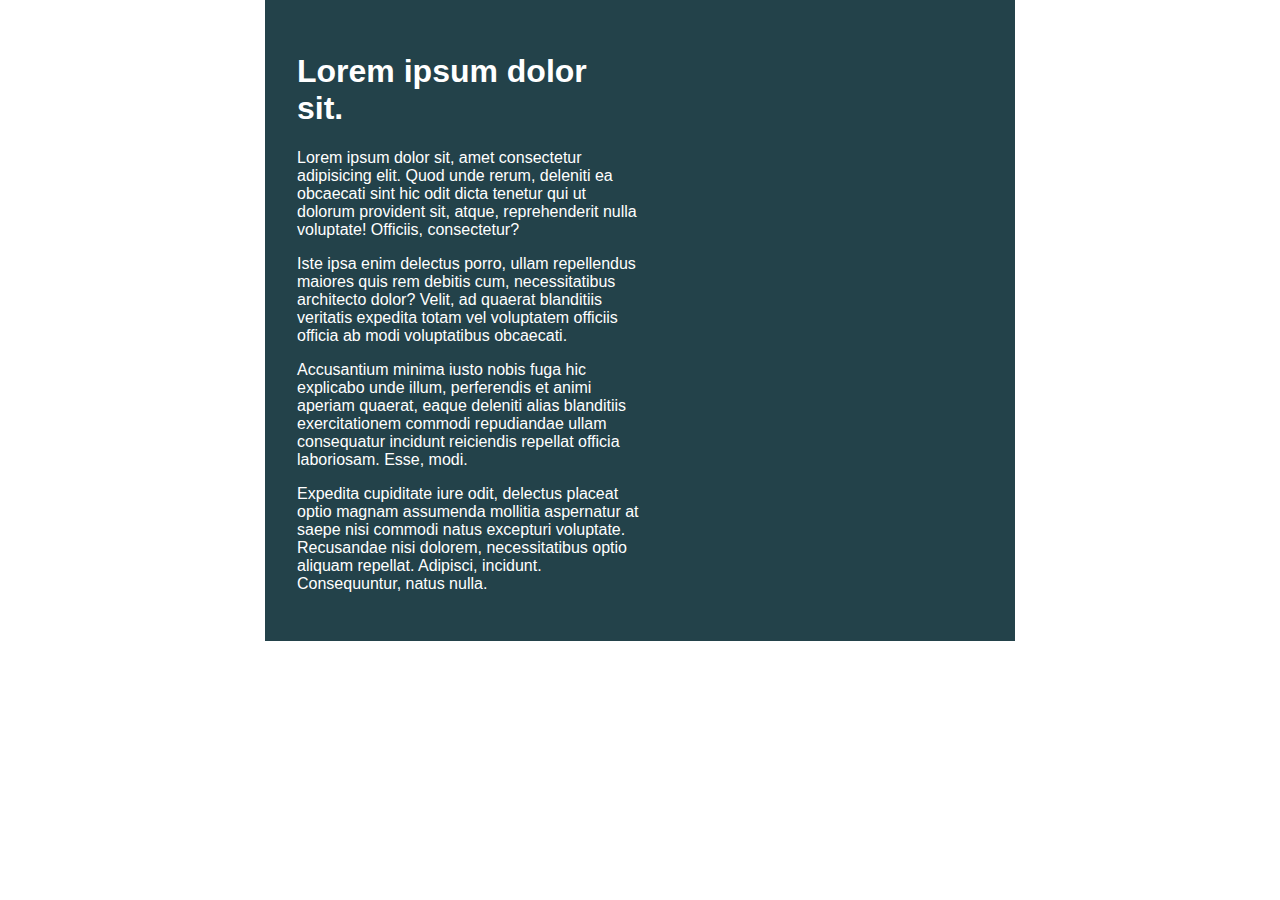
<file: challenge01/index.html>
<!DOCTYPE html>
<html lang="en">

<head>
    <meta charset="UTF-8">
    <meta name="viewport" content="width=device-width, initial-scale=1.0">
    <title>Day 01</title>

    <link rel="stylesheet" href="style.css">
</head>

<body>
    <div class="container">
        <div class="intro-content">
            <h1>Lorem ipsum dolor sit.</h1>
            <p>Lorem ipsum dolor sit, amet consectetur adipisicing elit. Quod unde rerum, deleniti ea obcaecati sint hic
                odit dicta tenetur qui ut dolorum provident sit, atque, reprehenderit nulla voluptate! Officiis,
                consectetur?</p>
            <p>Iste ipsa enim delectus porro, ullam repellendus maiores quis rem debitis cum, necessitatibus architecto
                dolor? Velit, ad quaerat blanditiis veritatis expedita totam vel voluptatem officiis officia ab modi
                voluptatibus obcaecati.</p>
            <p>Accusantium minima iusto nobis fuga hic explicabo unde illum, perferendis et animi aperiam quaerat, eaque
                deleniti alias blanditiis exercitationem commodi repudiandae ullam consequatur incidunt reiciendis
                repellat officia laboriosam. Esse, modi.</p>
            <p>Expedita cupiditate iure odit, delectus placeat optio magnam assumenda mollitia aspernatur at saepe nisi
                commodi natus excepturi voluptate. Recusandae nisi dolorem, necessitatibus optio aliquam repellat.
                Adipisci, incidunt. Consequuntur, natus nulla.</p>
        </div>
    </div>
</body>

</html>
</file>
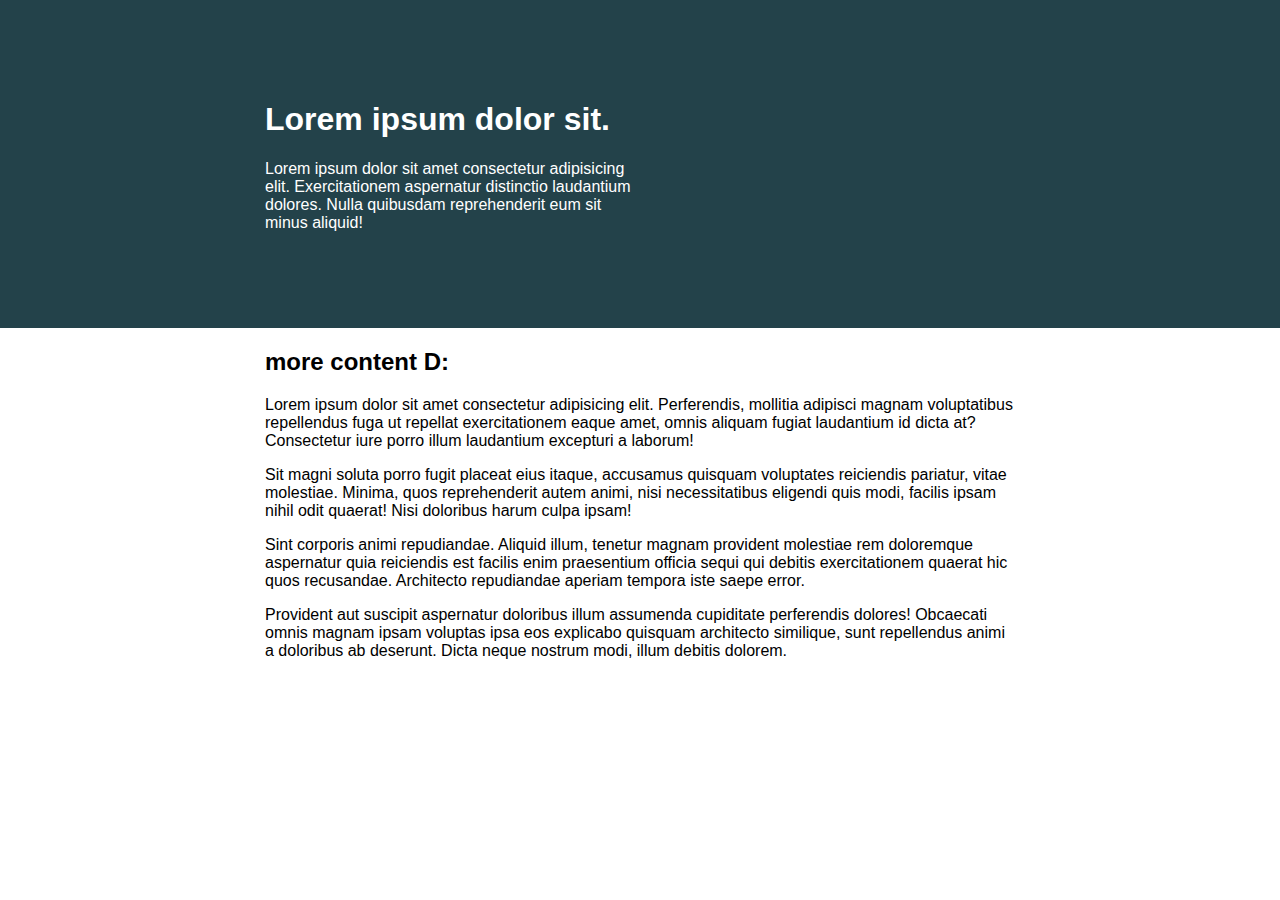
<file: challenge02/index.html>
<!DOCTYPE html>
<html lang="en">
  <head>
    <meta charset="UTF-8" />
    <meta name="viewport" content="width=device-width, initial-scale=1.0" />
    <title>Day 01</title>

    <link rel="stylesheet" href="style.css" />
  </head>
  <body>
    <div class="intro">
      <div class="container">
        <div class="intro-content">
          <h1>Lorem ipsum dolor sit.</h1>
          <p>
            Lorem ipsum dolor sit amet consectetur adipisicing elit.
            Exercitationem aspernatur distinctio laudantium dolores. Nulla
            quibusdam reprehenderit eum sit minus aliquid!
          </p>
        </div>
      </div>
    </div>

    <div class="container">
      <h2>more content D:</h2>
      <p>
        Lorem ipsum dolor sit amet consectetur adipisicing elit. Perferendis,
        mollitia adipisci magnam voluptatibus repellendus fuga ut repellat
        exercitationem eaque amet, omnis aliquam fugiat laudantium id dicta at?
        Consectetur iure porro illum laudantium excepturi a laborum!
      </p>
      <p>
        Sit magni soluta porro fugit placeat eius itaque, accusamus quisquam
        voluptates reiciendis pariatur, vitae molestiae. Minima, quos
        reprehenderit autem animi, nisi necessitatibus eligendi quis modi,
        facilis ipsam nihil odit quaerat! Nisi doloribus harum culpa ipsam!
      </p>
      <p>
        Sint corporis animi repudiandae. Aliquid illum, tenetur magnam provident
        molestiae rem doloremque aspernatur quia reiciendis est facilis enim
        praesentium officia sequi qui debitis exercitationem quaerat hic quos
        recusandae. Architecto repudiandae aperiam tempora iste saepe error.
      </p>
      <p>
        Provident aut suscipit aspernatur doloribus illum assumenda cupiditate
        perferendis dolores! Obcaecati omnis magnam ipsam voluptas ipsa eos
        explicabo quisquam architecto similique, sunt repellendus animi a
        doloribus ab deserunt. Dicta neque nostrum modi, illum debitis dolorem.
      </p>
    </div>
  </body>
</html>
</file>
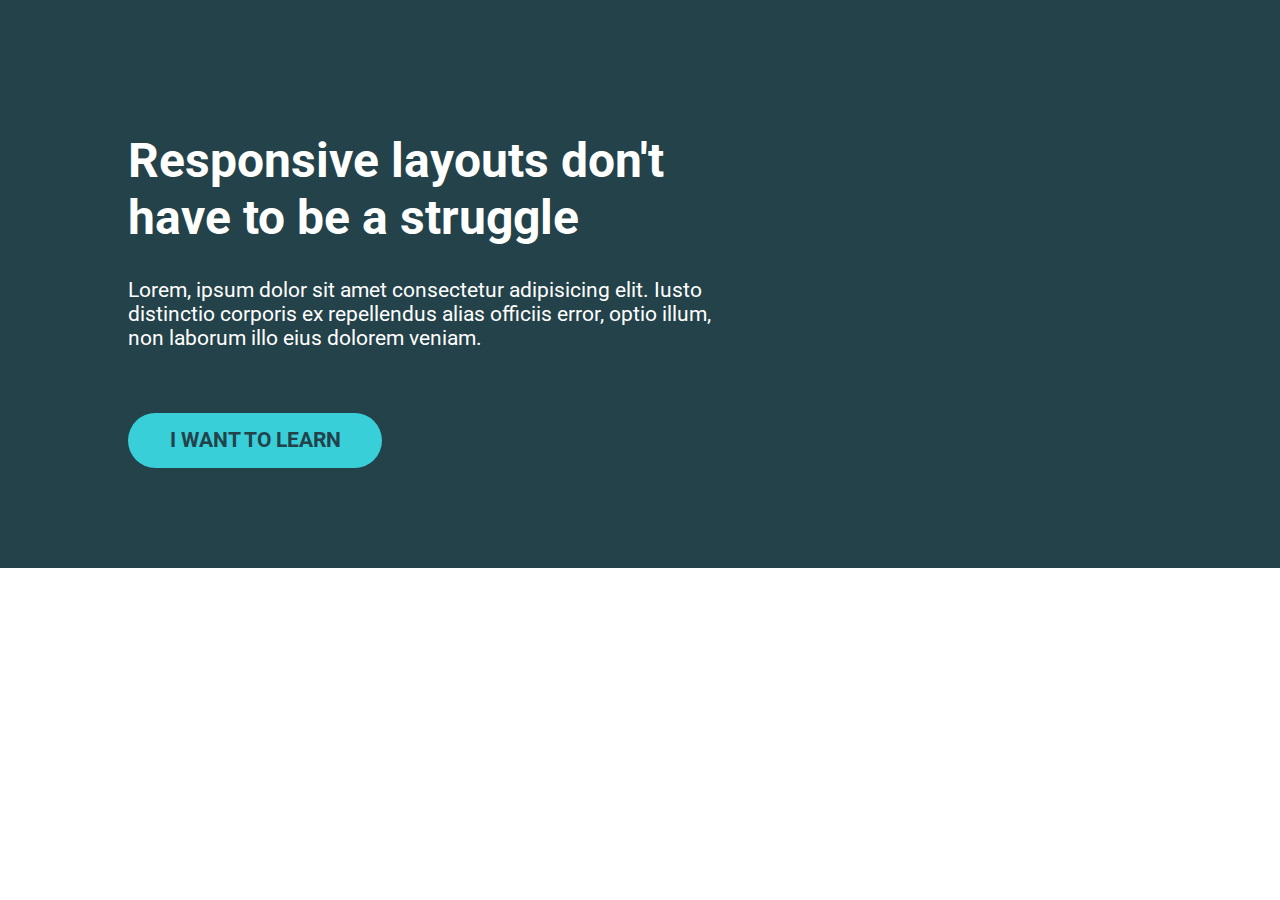
<file: challenge03/index.html>
<!DOCTYPE html>
<html lang="en">
  <head>
    <meta charset="UTF-8" />
    <meta name="viewport" content="width=device-width, initial-scale=1.0" />
    <title>Responsive Layouts Don't Have To Be A Struggle.</title>

    <link rel="preconnect" href="https://fonts.googleapis.com" />
    <link rel="preconnect" href="https://fonts.gstatic.com" crossorigin />
    <link
      href="https://fonts.googleapis.com/css2?family=Roboto:ital,wght@0,100;0,300;0,400;0,500;0,700;0,900;1,100;1,300;1,400;1,500;1,700;1,900&display=swap"
      rel="stylesheet"
    />
    <link rel="stylesheet" href="style.css" />
  </head>
  <body>
    <div class="hero">
      <div class="container">
        <div class="hero__text">
          <h1>Responsive layouts don't have to be a struggle</h1>
          <p>
            Lorem, ipsum dolor sit amet consectetur adipisicing elit. Iusto
            distinctio corporis ex repellendus alias officiis error, optio
            illum, non laborum illo eius dolorem veniam.
          </p>
          <a href="#" class="btn">I WANT TO LEARN</a>
        </div>
      </div>
    </div>
  </body>
</html>
</file>
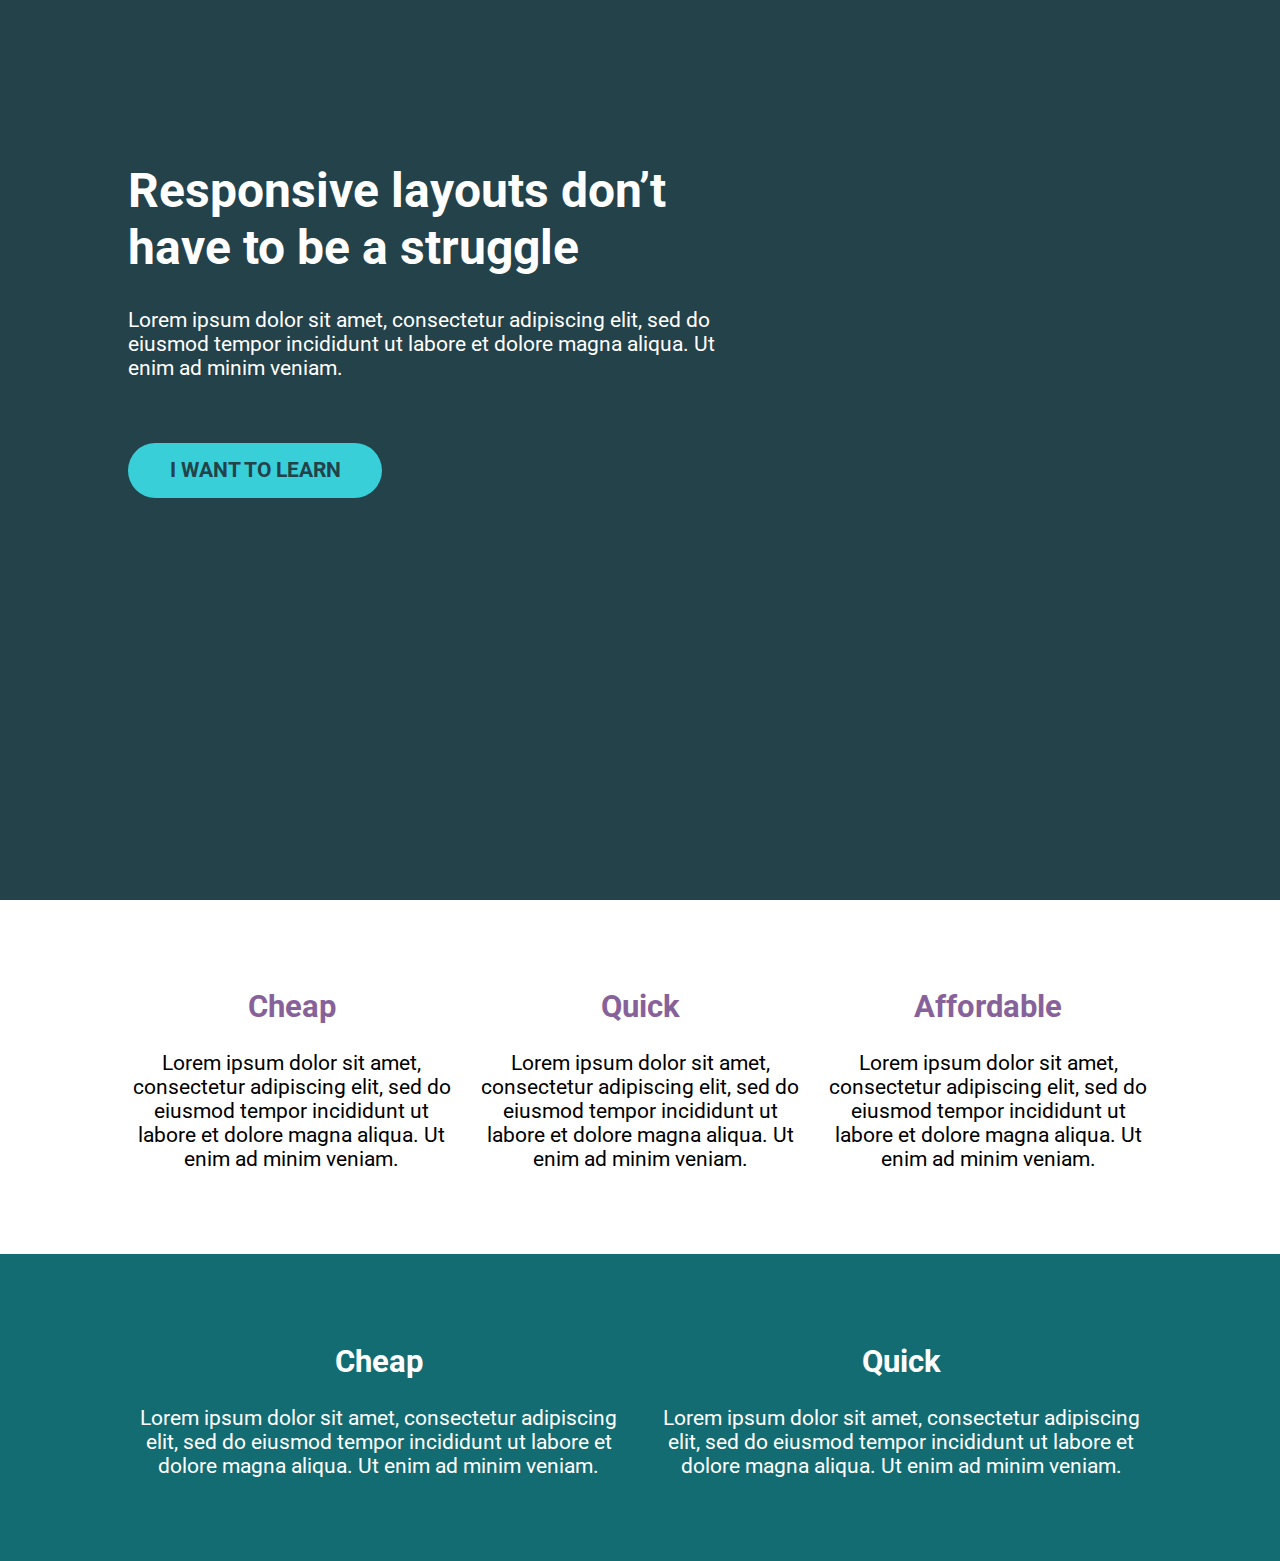
<file: challenge04/index.html>
<!DOCTYPE html>
<html lang="en">
  <head>
    <meta charset="UTF-8" />
    <meta name="viewport" content="width=device-width, initial-scale=1.0" />
    <title>Challenge time!</title>
    <link rel="preconnect" href="https://fonts.googleapis.com" />
    <link rel="preconnect" href="https://fonts.gstatic.com" crossorigin />
    <link
      href="https://fonts.googleapis.com/css2?family=Roboto:wght@400;700&display=swap"
      rel="stylesheet"
    />
    <link rel="stylesheet" href="style.css" />
  </head>
  <body>
    <div class="hero">
      <div class="container">
        <div class="hero__text">
          <h1>Responsive layouts don’t have to be a struggle</h1>
          <p>
            Lorem ipsum dolor sit amet, consectetur adipiscing elit, sed do
            eiusmod tempor incididunt ut labore et dolore magna aliqua. Ut enim
            ad minim veniam.
          </p>
          <a href="#" class="btn">I want to learn</a>
        </div>
      </div>
    </div>

    <section class="three-col">
      <div class="container">
        <div class="row">
          <div class="col">
            <h2>Cheap</h2>
            <p>
              Lorem ipsum dolor sit amet, consectetur adipiscing elit, sed do
              eiusmod tempor incididunt ut labore et dolore magna aliqua. Ut
              enim ad minim veniam.
            </p>
          </div>
          <div class="col">
            <h2>Quick</h2>
            <p>
              Lorem ipsum dolor sit amet, consectetur adipiscing elit, sed do
              eiusmod tempor incididunt ut labore et dolore magna aliqua. Ut
              enim ad minim veniam.
            </p>
          </div>
          <div class="col">
            <h2>Affordable</h2>
            <p>
              Lorem ipsum dolor sit amet, consectetur adipiscing elit, sed do
              eiusmod tempor incididunt ut labore et dolore magna aliqua. Ut
              enim ad minim veniam.
            </p>
          </div>
        </div>
      </div>
    </section>

    <section class="two-col">
      <div class="container">
        <div class="row">
          <div class="col">
            <h2>Cheap</h2>
            <p>
              Lorem ipsum dolor sit amet, consectetur adipiscing elit, sed do
              eiusmod tempor incididunt ut labore et dolore magna aliqua. Ut
              enim ad minim veniam.
            </p>
          </div>
          <div class="col">
            <h2>Quick</h2>
            <p>
              Lorem ipsum dolor sit amet, consectetur adipiscing elit, sed do
              eiusmod tempor incididunt ut labore et dolore magna aliqua. Ut
              enim ad minim veniam.
            </p>
          </div>
        </div>
      </div>
    </section>
  </body>
</html>
</file>
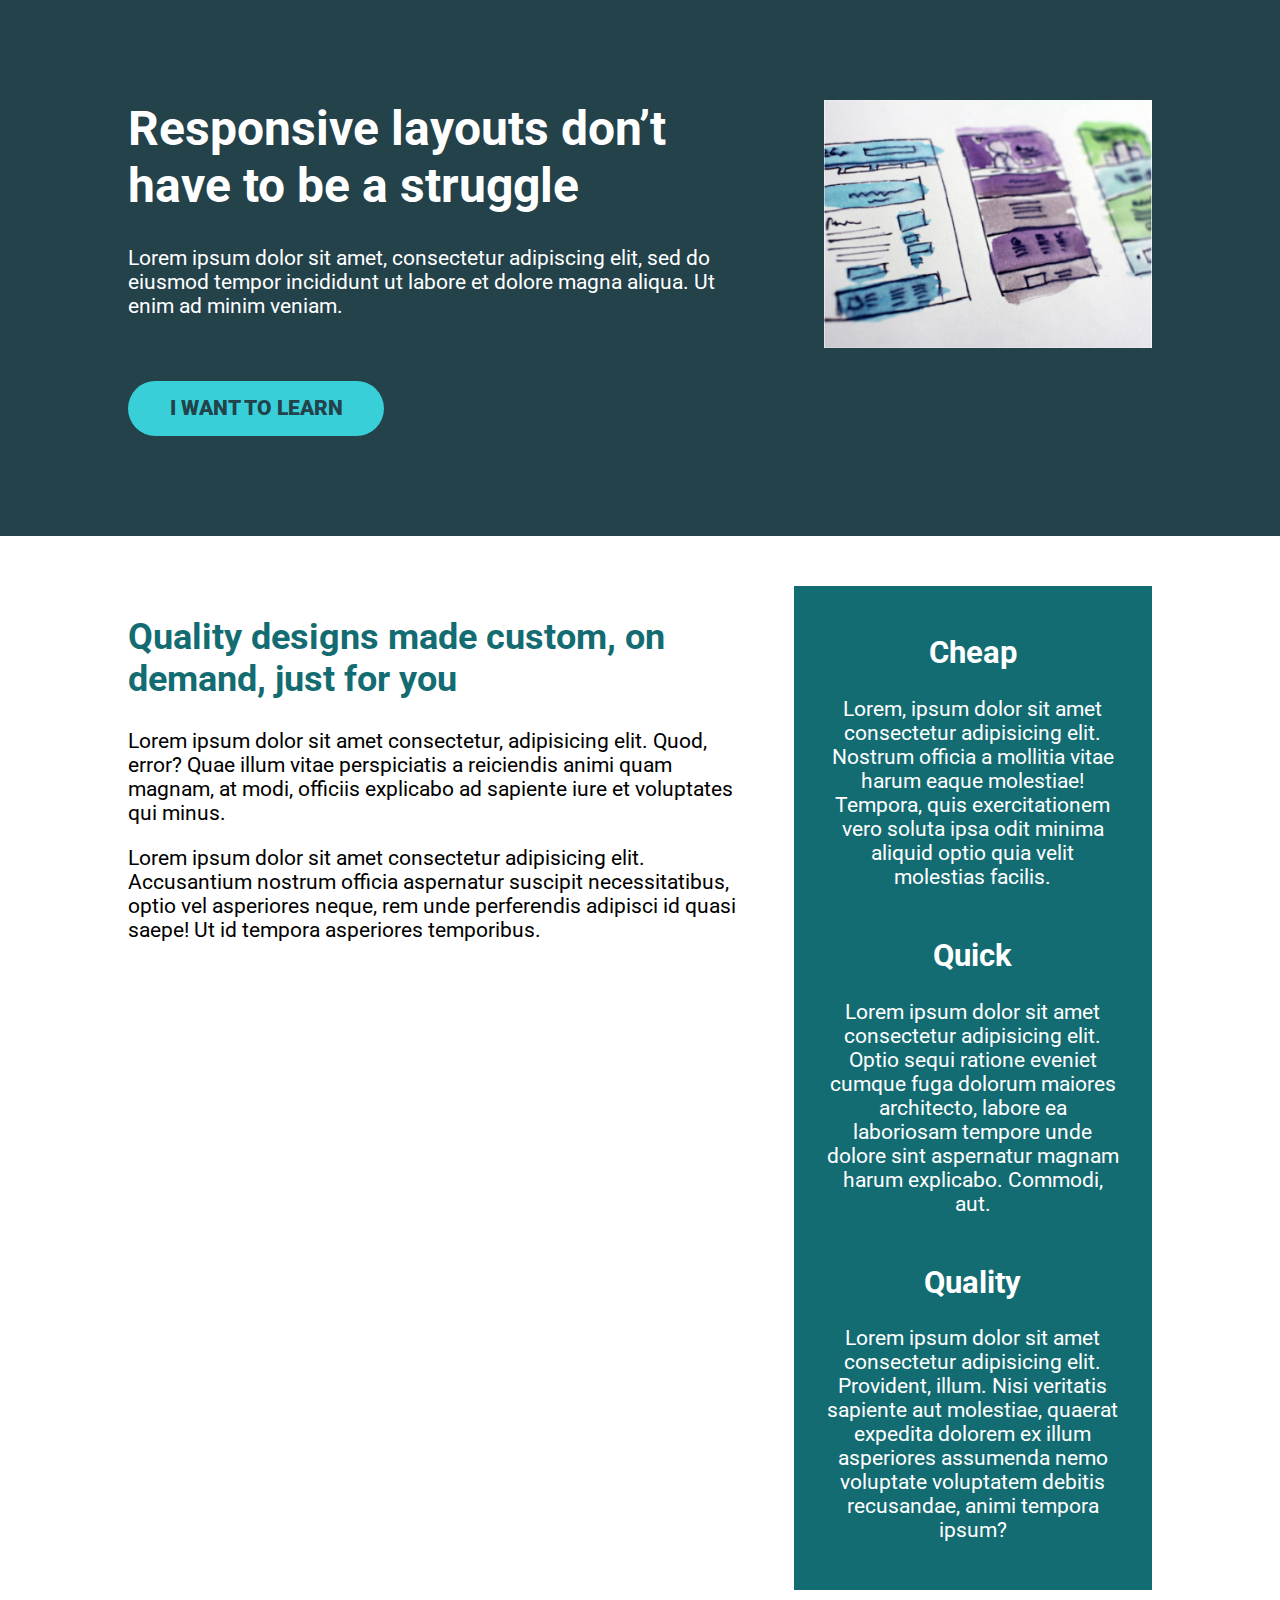
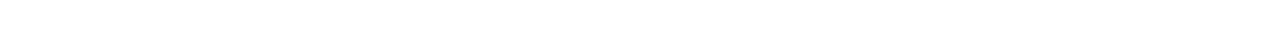
<file: challenge05/index.html>
<!DOCTYPE html>
<html lang="en">
  <head>
    <meta charset="UTF-8" />
    <meta name="viewport" content="width=device-width, initial-scale=1.0" />
    <title>Conquering Rsponsive Layouts</title>
    <link
      href="https://fonts.googleapis.com/css2?family=Roboto:wght@400;900&display=swap"
      rel="stylesheet"
    />
    <link rel="stylesheet" href="style.css" />
  </head>
  <body>
    <div class="hero">
      <div class="container row">
        <div class="hero__text">
          <h1>Responsive layouts don’t have to be a struggle</h1>
          <p>
            Lorem ipsum dolor sit amet, consectetur adipiscing elit, sed do
            eiusmod tempor incididunt ut labore et dolore magna aliqua. Ut enim
            ad minim veniam.
          </p>
          <a href="#" class="btn">I want to learn</a>
        </div>
        <img class="hero__img" src="./img/hero-img.jpg" alt="" />
      </div>
    </div>
    <div class="section">
      <div class="container row">
        <div class="article">
          <h2>Quality designs made custom, on demand, just for you</h2>
          <p>
            Lorem ipsum dolor sit amet consectetur, adipisicing elit. Quod,
            error? Quae illum vitae perspiciatis a reiciendis animi quam magnam,
            at modi, officiis explicabo ad sapiente iure et voluptates qui
            minus.
          </p>
          <p>
            Lorem ipsum dolor sit amet consectetur adipisicing elit. Accusantium
            nostrum officia aspernatur suscipit necessitatibus, optio vel
            asperiores neque, rem unde perferendis adipisci id quasi saepe! Ut
            id tempora asperiores temporibus.
          </p>
        </div>
        <div class="sidebar">
          <div class="sidebar__text">
            <h2>Cheap</h2>
            <p>
              Lorem, ipsum dolor sit amet consectetur adipisicing elit. Nostrum
              officia a mollitia vitae harum eaque molestiae! Tempora, quis
              exercitationem vero soluta ipsa odit minima aliquid optio quia
              velit molestias facilis.
            </p>
          </div>
          <div class="sidebar__text">
            <h2>Quick</h2>
            <p>
              Lorem ipsum dolor sit amet consectetur adipisicing elit. Optio
              sequi ratione eveniet cumque fuga dolorum maiores architecto,
              labore ea laboriosam tempore unde dolore sint aspernatur magnam
              harum explicabo. Commodi, aut.
            </p>
          </div>
          <div class="sidebar__text">
            <h2>Quality</h2>
            <p>
              Lorem ipsum dolor sit amet consectetur adipisicing elit.
              Provident, illum. Nisi veritatis sapiente aut molestiae, quaerat
              expedita dolorem ex illum asperiores assumenda nemo voluptate
              voluptatem debitis recusandae, animi tempora ipsum?
            </p>
          </div>
        </div>
      </div>
    </div>
  </body>
</html>
</file>
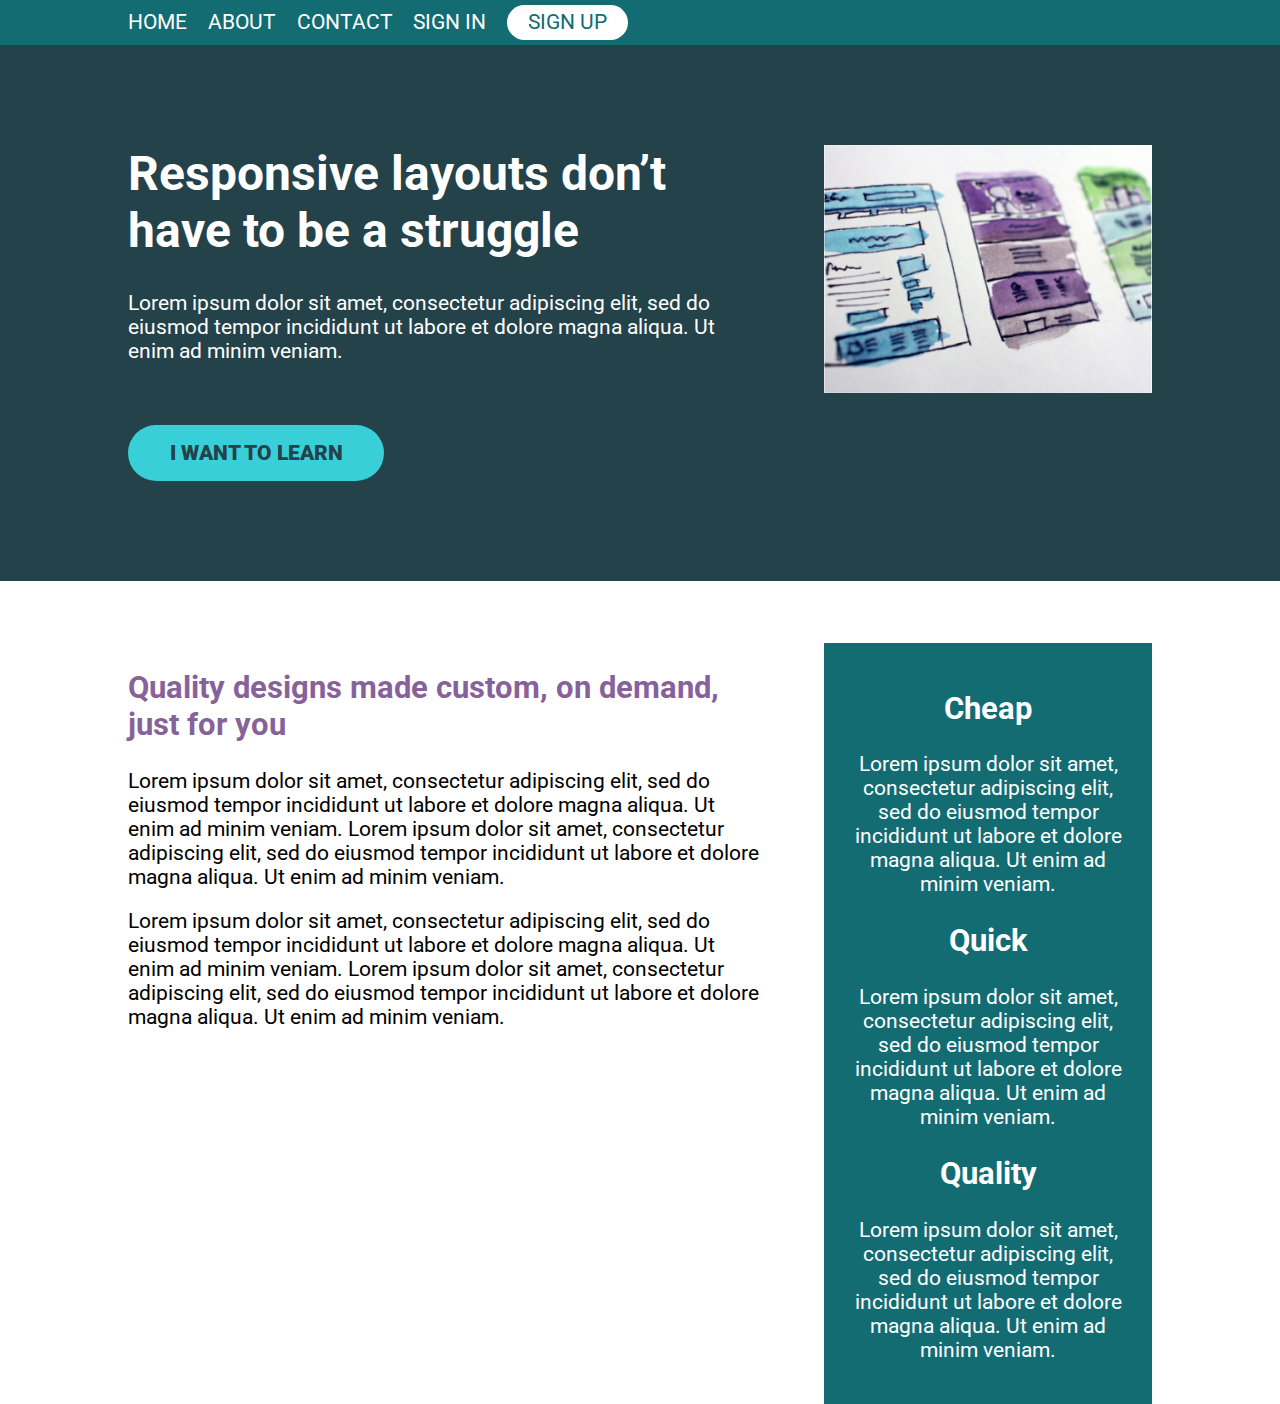
<file: challenge06/index.html>
<!DOCTYPE html>
<html lang="en">
  <head>
    <meta charset="UTF-8" />
    <meta name="viewport" content="width=device-width, initial-scale=1.0" />
    <title>Conquering Responsive Layouts</title>
    <link
      href="https://fonts.googleapis.com/css2?family=Roboto:wght@400;900&display=swap"
      rel="stylesheet"
    />
    <link rel="stylesheet" href="style.css" />
  </head>
  <body>
    <header>
      <nav class="nav container">
        <ul class="nav__list">
          <li class="nav__item"><a href="#" class="nav__link">Home</a></li>
          <li class="nav__item"><a href="#" class="nav__link">About</a></li>
          <li class="nav__item"><a href="#" class="nav__link">Contact</a></li>
          <li class="nav__item"><a href="#" class="nav__link">Sign In</a></li>
          <li class="nav__item">
            <a href="#" class="nav__link nav__link--button">Sign up</a>
          </li>
        </ul>
      </nav>
    </header>

    <section class="hero">
      <div class="container row">
        <div class="hero__text">
          <h1>Responsive layouts don’t have to be a struggle</h1>
          <p>
            Lorem ipsum dolor sit amet, consectetur adipiscing elit, sed do
            eiusmod tempor incididunt ut labore et dolore magna aliqua. Ut enim
            ad minim veniam.
          </p>
          <a href="#" class="btn">I want to learn</a>
        </div>
        <img
          src="img/hero-img.jpg"
          alt="UX design sketches"
          class="hero__img"
        />
      </div>
    </section>

    <main class="main container row">
      <section class="primary-content">
        <h2 class="section-title">
          Quality designs made custom, on demand, just for you
        </h2>
        <p>
          Lorem ipsum dolor sit amet, consectetur adipiscing elit, sed do
          eiusmod tempor incididunt ut labore et dolore magna aliqua. Ut enim ad
          minim veniam. Lorem ipsum dolor sit amet, consectetur adipiscing elit,
          sed do eiusmod tempor incididunt ut labore et dolore magna aliqua. Ut
          enim ad minim veniam.
        </p>
        <p>
          Lorem ipsum dolor sit amet, consectetur adipiscing elit, sed do
          eiusmod tempor incididunt ut labore et dolore magna aliqua. Ut enim ad
          minim veniam. Lorem ipsum dolor sit amet, consectetur adipiscing elit,
          sed do eiusmod tempor incididunt ut labore et dolore magna aliqua. Ut
          enim ad minim veniam.
        </p>
      </section>
      <aside class="sidebar">
        <h2 class="sidebar-title">Cheap</h2>
        <p>
          Lorem ipsum dolor sit amet, consectetur adipiscing elit, sed do
          eiusmod tempor incididunt ut labore et dolore magna aliqua. Ut enim ad
          minim veniam.
        </p>

        <h2 class="sidebar-title">Quick</h2>
        <p>
          Lorem ipsum dolor sit amet, consectetur adipiscing elit, sed do
          eiusmod tempor incididunt ut labore et dolore magna aliqua. Ut enim ad
          minim veniam.
        </p>

        <h2 class="sidebar-title">Quality</h2>
        <p>
          Lorem ipsum dolor sit amet, consectetur adipiscing elit, sed do
          eiusmod tempor incididunt ut labore et dolore magna aliqua. Ut enim ad
          minim veniam.
        </p>
      </aside>
    </main>
  </body>
</html>
</file>
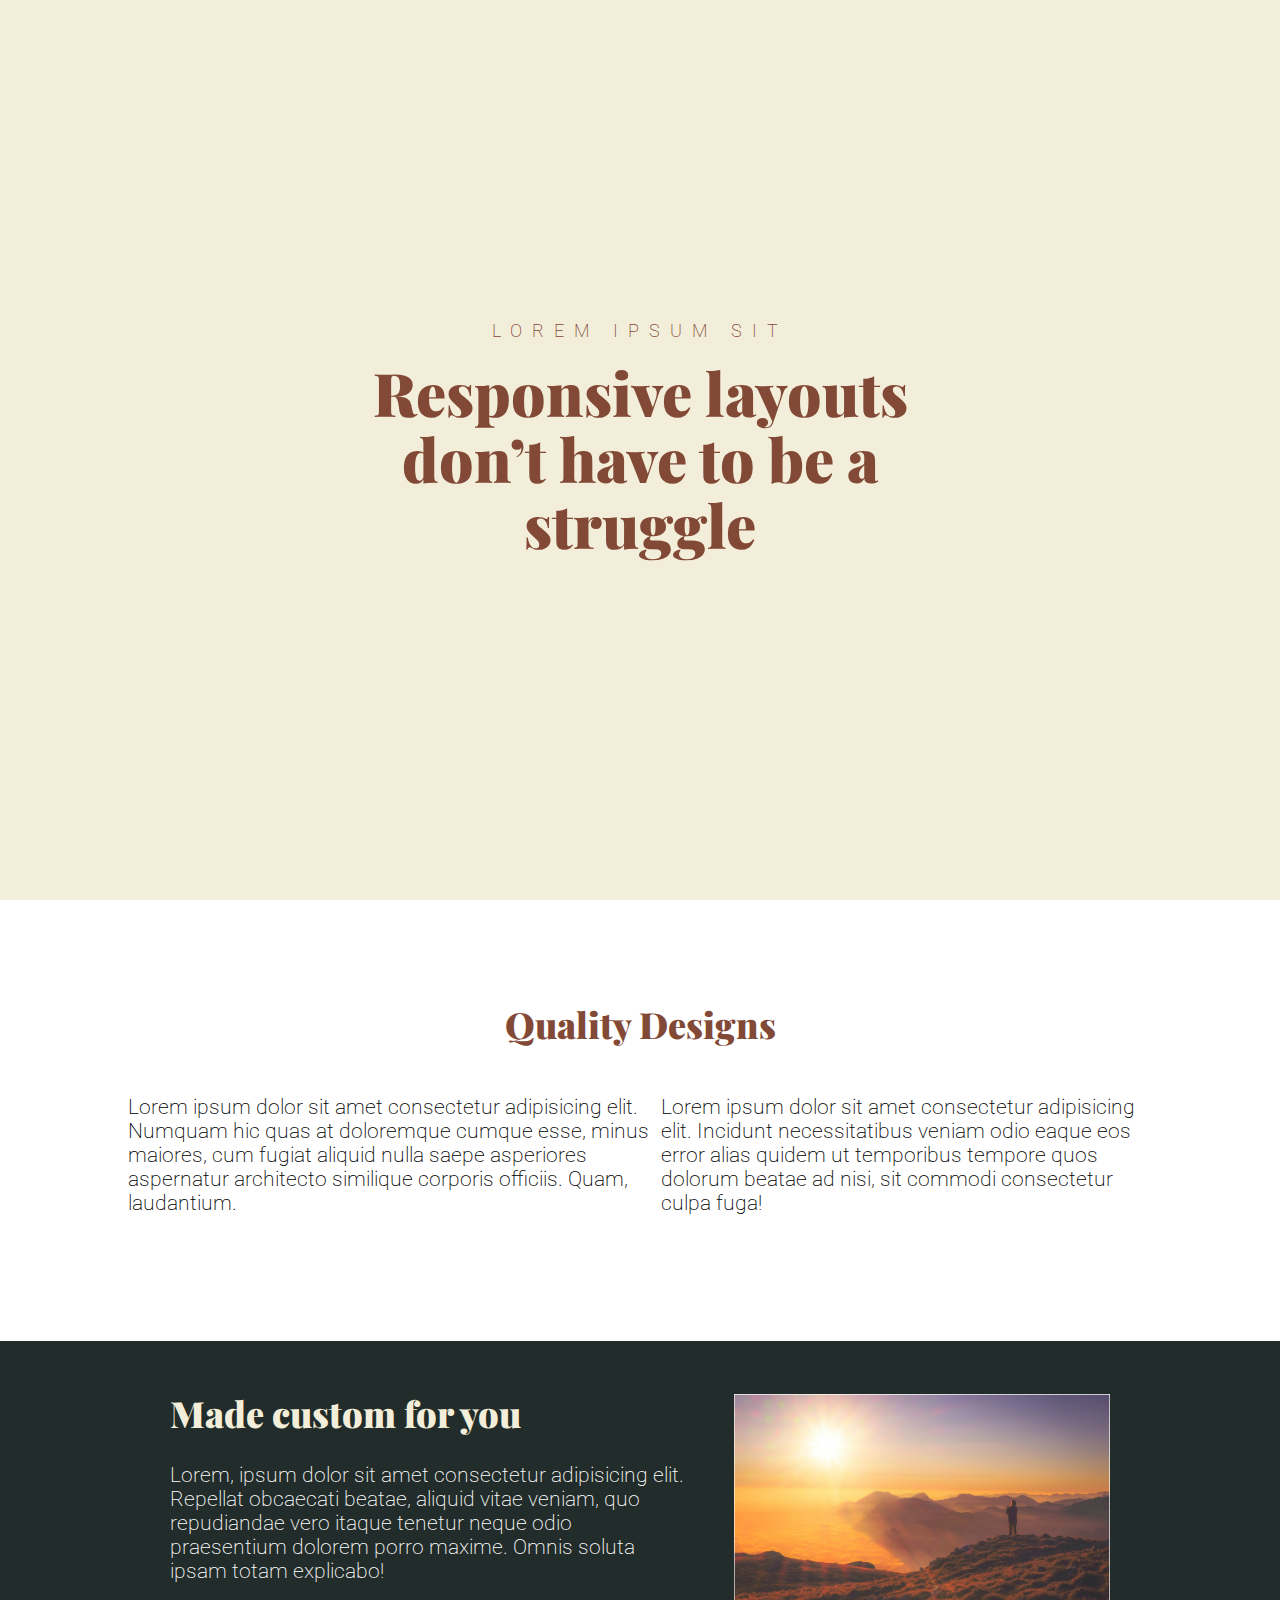
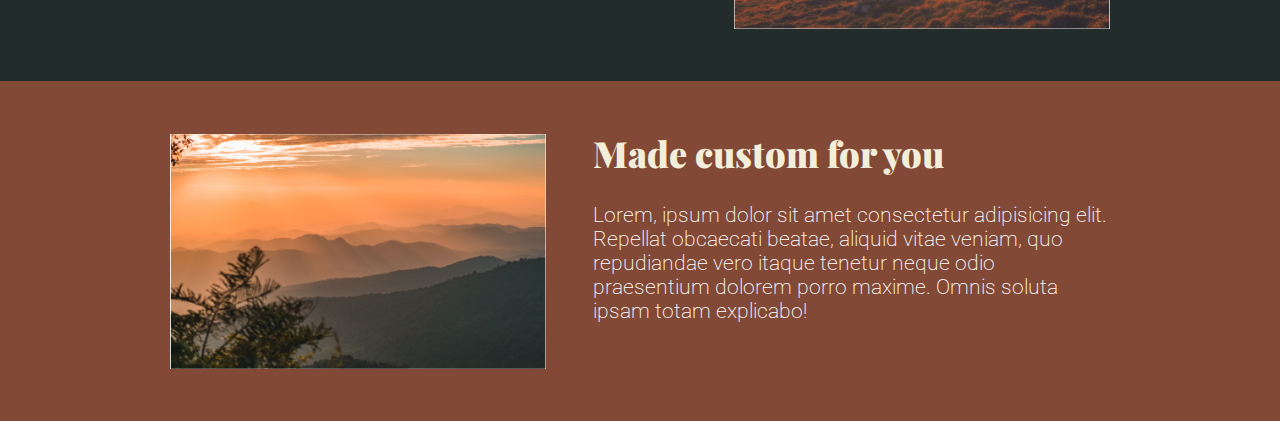
<file: challenge07/index.html>
<!DOCTYPE html>
<html lang="en">
  <head>
    <meta charset="UTF-8" />
    <meta name="viewport" content="width=device-width, initial-scale=1.0" />
    <title>Conquering Responsive Layouts</title>
    <link rel="preconnect" href="https://fonts.googleapis.com" />
    <link rel="preconnect" href="https://fonts.gstatic.com" crossorigin />
    <link
      href="https://fonts.googleapis.com/css2?family=Roboto:wght@300;400&display=swap"
      rel="stylesheet"
    />
    <link rel="preconnect" href="https://fonts.googleapis.com" />
    <link rel="preconnect" href="https://fonts.gstatic.com" crossorigin />
    <link
      href="https://fonts.googleapis.com/css2?family=Playfair+Display:ital,wght@0,400..900;1,400..900&family=Roboto:wght@400;900&display=swap"
      rel="stylesheet"
    />
    <link rel="stylesheet" href="./style.css" />
  </head>
  <body>
    <div class="hero">
      <div class="hero__text container">
        <p>lorem ipsum sit</p>
        <h1>Responsive layouts don’t have to be a struggle</h1>
      </div>
    </div>
    <div class="intro container">
      <h2>Quality Designs</h2>
      <div class="intro__text row">
        <p>
          Lorem ipsum dolor sit amet consectetur adipisicing elit. Numquam hic
          quas at doloremque cumque esse, minus maiores, cum fugiat aliquid
          nulla saepe asperiores aspernatur architecto similique corporis
          officiis. Quam, laudantium.
        </p>
        <p>
          Lorem ipsum dolor sit amet consectetur adipisicing elit. Incidunt
          necessitatibus veniam odio eaque eos error alias quidem ut temporibus
          tempore quos dolorum beatae ad nisi, sit commodi consectetur culpa
          fuga!
        </p>
      </div>
    </div>
    <div class="section section__one">
      <div class="container row">
        <div class="section__text">
          <h2>Made custom for you</h2>
          <p>
            Lorem, ipsum dolor sit amet consectetur adipisicing elit. Repellat
            obcaecati beatae, aliquid vitae veniam, quo repudiandae vero itaque
            tenetur neque odio praesentium dolorem porro maxime. Omnis soluta
            ipsam totam explicabo!
          </p>
        </div>
        <img src="image-01.jpg" alt="" />
      </div>
    </div>
    <div class="section section__two">
      <div class="container row">
        <img src="image-02.jpg" alt="" />
        <div class="section__text">
          <h2>Made custom for you</h2>
          <p>
            Lorem, ipsum dolor sit amet consectetur adipisicing elit. Repellat
            obcaecati beatae, aliquid vitae veniam, quo repudiandae vero itaque
            tenetur neque odio praesentium dolorem porro maxime. Omnis soluta
            ipsam totam explicabo!
          </p>
        </div>
      </div>
    </div>
  </body>
</html>
</file>
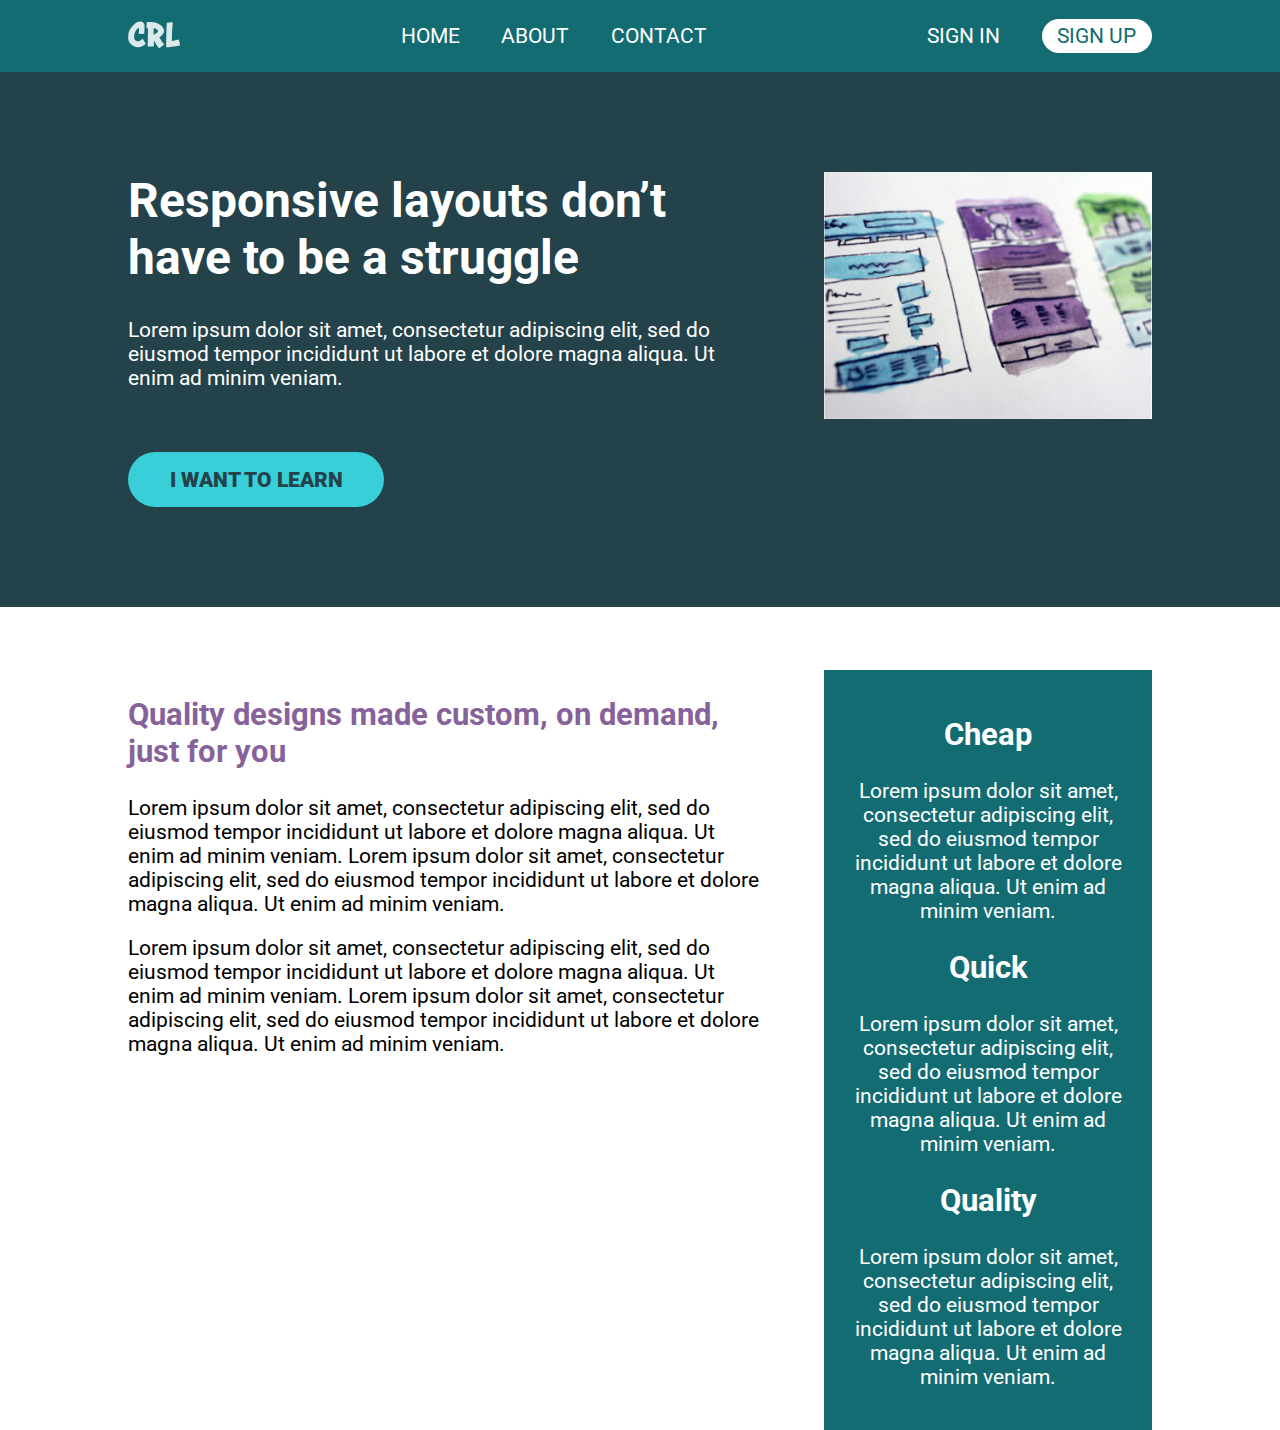
<file: challenge08/index.html>
<!DOCTYPE html>
<html lang="en">
<head>
    <meta charset="UTF-8">
    <meta name="viewport" content="width=device-width, initial-scale=1.0">
    <title>Conquering Responsive Layouts</title>
    <link href="https://fonts.googleapis.com/css2?family=Roboto:wght@400;900&display=swap" rel="stylesheet"> 
    <link rel="stylesheet" href="style.css">
</head>
<body>
    <header> 
        <div class="container row">
            <button class="nav-toggle" aria-label="open navigation">
                <span class="hamburger"></span>
            </button>
            <a class="logo" href="#">
                <img src="img/logo.svg" alt="conquering responsive layouts">
            </a>
            <nav class="nav">
                <ul class="nav__list nav__list--primary">
                    <li class="nav__item"><a href="#" class="nav__link">Home</a></li>
                    <li class="nav__item"><a href="#" class="nav__link">About</a></li>
                    <li class="nav__item"><a href="#" class="nav__link">Contact</a></li>
                </ul>
                <ul class="nav__list nav__list--secondary">
                    <li class="nav__item"><a href="#" class="nav__link">Sign In</a></li>
                    <li class="nav__item"><a href="#" class="nav__link nav__link--button">Sign up</a></li>
                </ul>
            </nav>
        </div>
    </header>
    
    <section class="hero">
        <div class="container row">
            <div class="hero__text">
                <h1>Responsive layouts don’t have to be a struggle</h1>
                <p>Lorem ipsum dolor sit amet, consectetur adipiscing elit, sed do eiusmod tempor incididunt ut labore et dolore magna aliqua. Ut enim ad minim veniam.</p>
                <a href="#" class="btn">I want to learn</a>
            </div>
            <img src="img/hero-img.jpg" alt="UX design sketches" class="hero__img">
        </div>
    </section> 

    <main class="main container row">
            <section class="primary-content">
                <h2 class="section-title">Quality designs made custom, on demand, just for you</h2>
                <p>Lorem ipsum dolor sit amet, consectetur adipiscing elit, sed do eiusmod tempor incididunt ut labore et dolore magna aliqua. Ut enim ad minim veniam. Lorem ipsum dolor sit amet, consectetur adipiscing elit, sed do eiusmod tempor incididunt ut labore et dolore magna aliqua. Ut enim ad minim veniam.</p>
                <p>Lorem ipsum dolor sit amet, consectetur adipiscing elit, sed do eiusmod tempor incididunt ut labore et dolore magna aliqua. Ut enim ad minim veniam. Lorem ipsum dolor sit amet, consectetur adipiscing elit, sed do eiusmod tempor incididunt ut labore et dolore magna aliqua. Ut enim ad minim veniam.</p>
            </section>
            <aside class="sidebar">
                <h2 class="sidebar-title">Cheap</h2>
                <p>Lorem ipsum dolor sit amet, consectetur adipiscing elit, sed do eiusmod tempor incididunt ut labore et dolore magna aliqua. Ut enim ad minim veniam.</p>

                <h2 class="sidebar-title">Quick</h2>
                <p>Lorem ipsum dolor sit amet, consectetur adipiscing elit, sed do eiusmod tempor incididunt ut labore et dolore magna aliqua. Ut enim ad minim veniam.</p>

                <h2 class="sidebar-title">Quality</h2>
                <p>Lorem ipsum dolor sit amet, consectetur adipiscing elit, sed do eiusmod tempor incididunt ut labore et dolore magna aliqua. Ut enim ad minim veniam.</p>
            </aside>
    </main>

    <script src="main.js"></script>

</body>
</html>
</file>
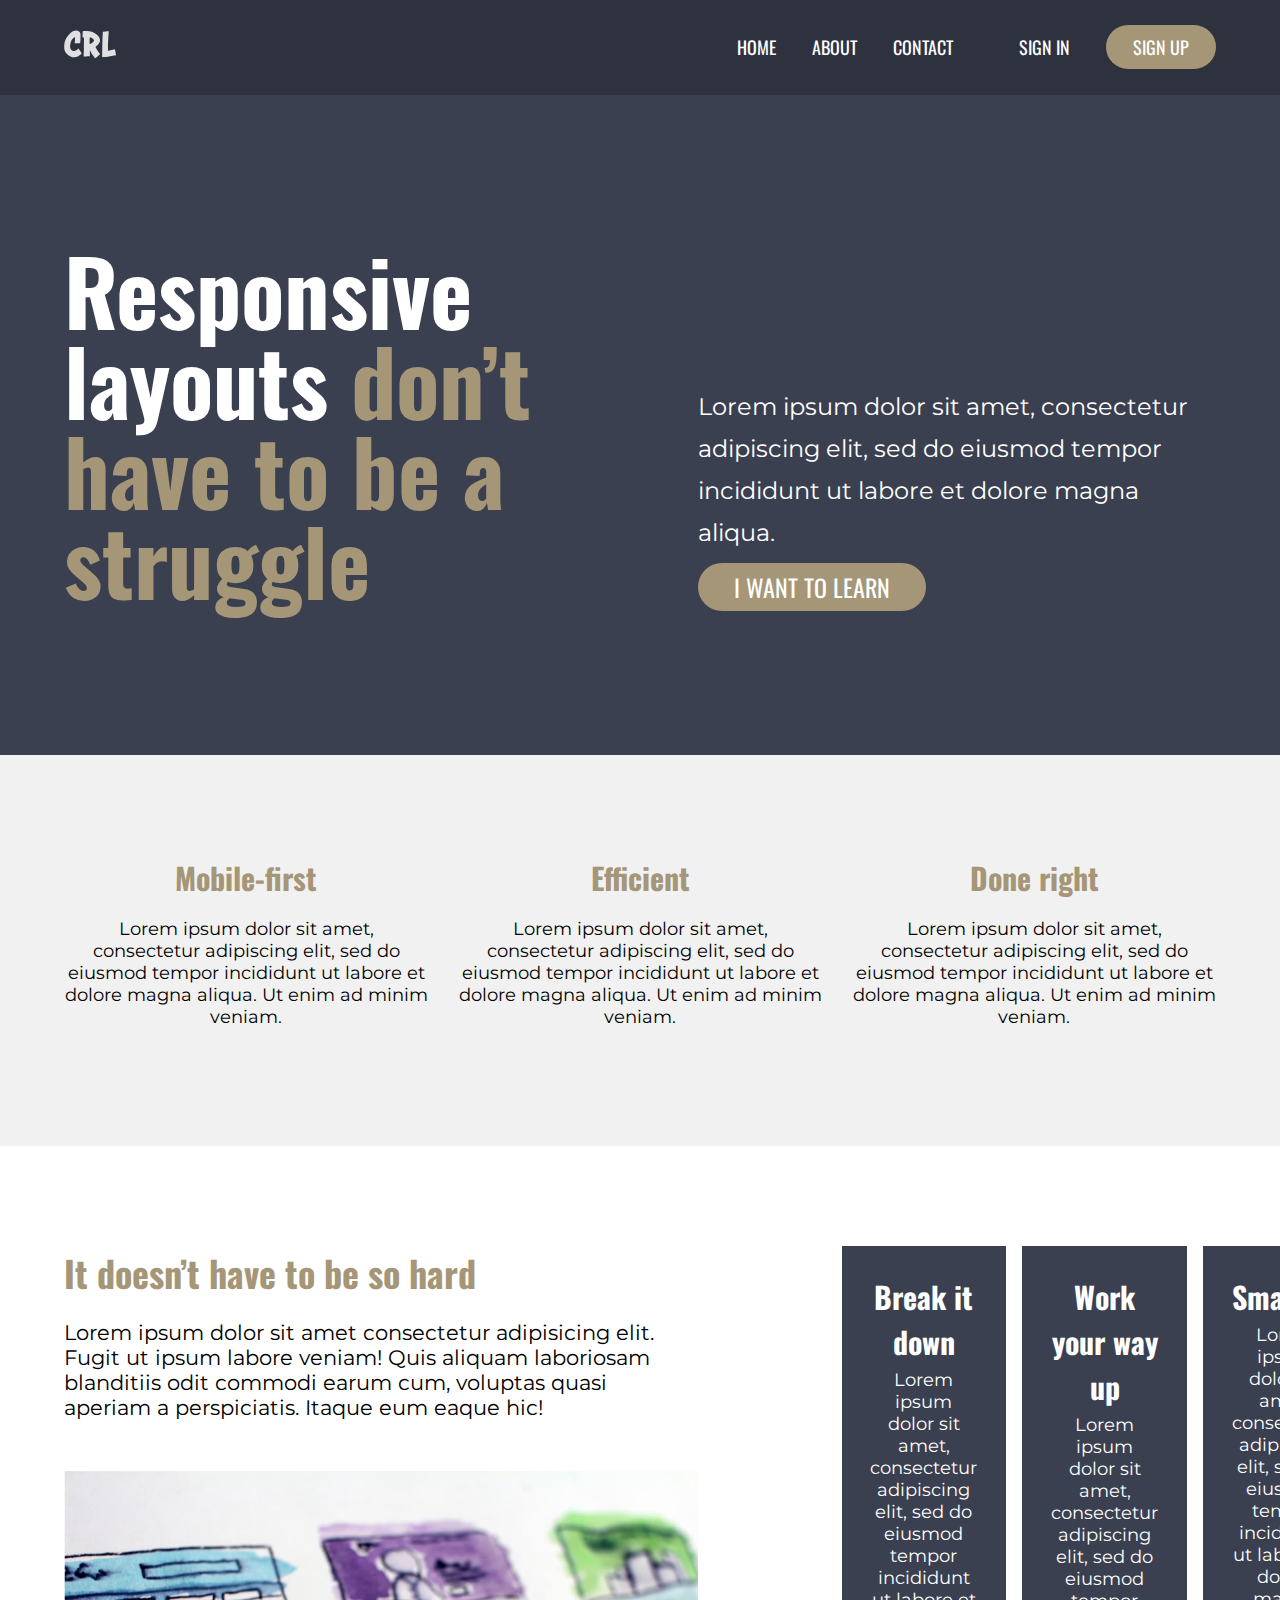
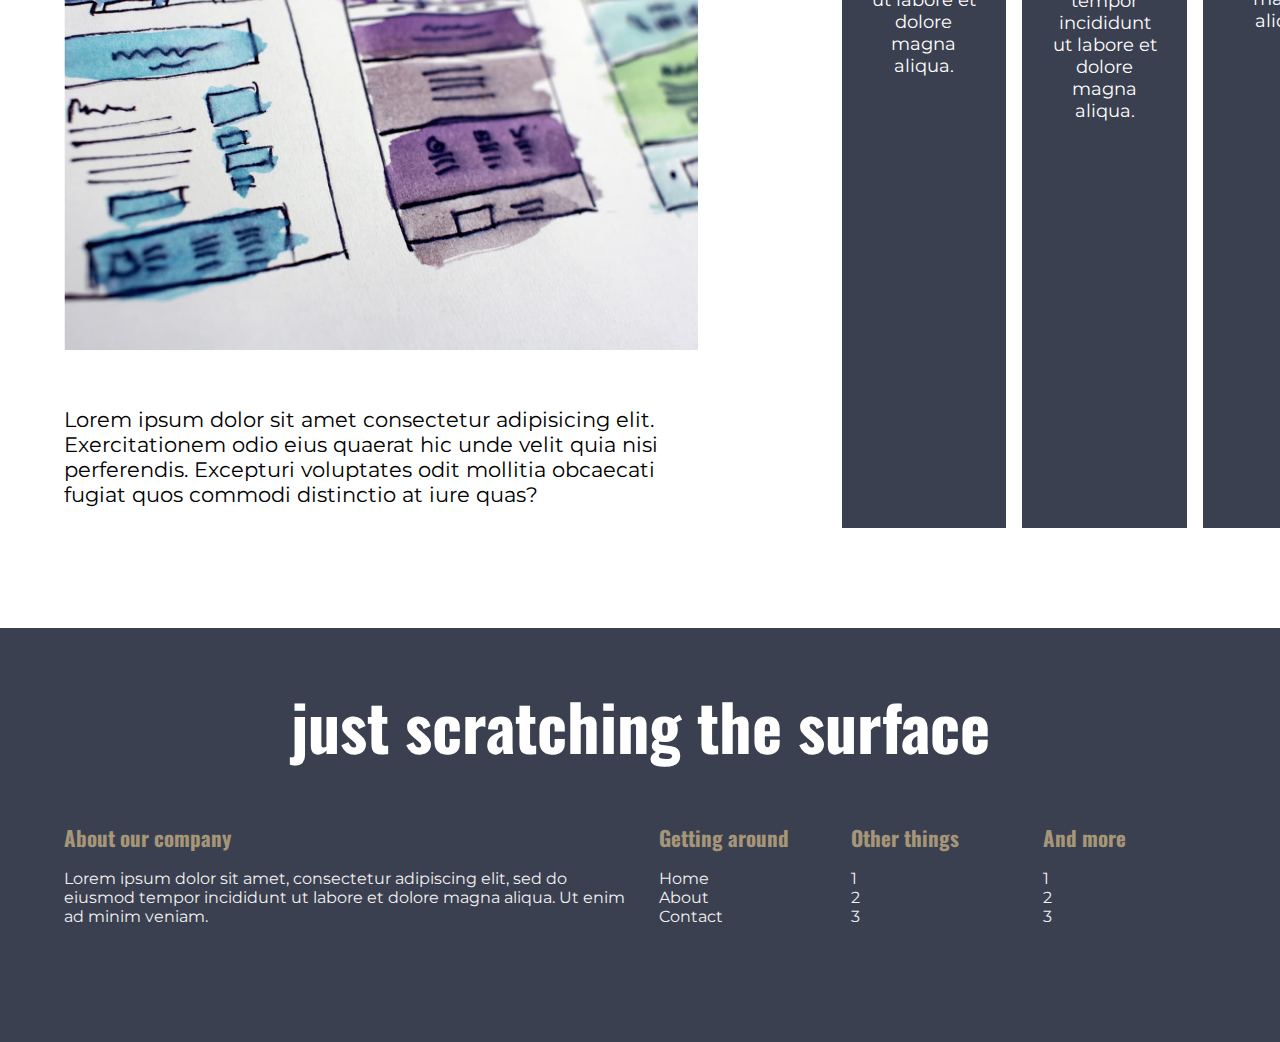
<file: challenge09/index.html>
<!DOCTYPE html>
<html lang="en">
  <head>
    <meta charset="UTF-8" />
    <meta name="viewport" content="width=device-width, initial-scale=1.0" />
    <link rel="preconnect" href="https://fonts.googleapis.com" />
    <link rel="preconnect" href="https://fonts.gstatic.com" crossorigin />
    <link
      href="https://fonts.googleapis.com/css2?family=Montserrat:ital@0;1&display=swap"
      rel="stylesheet"
    />
    <link
      href="https://fonts.googleapis.com/css2?family=Oswald:wght@700&display=swap"
      rel="stylesheet"
    />
    <link rel="stylesheet" href="style.css" />
    <title>Challenge for Day 21</title>
  </head>
  <body>
    <header>
      <div class="container row">
        <a class="logo" href="#">
          <img src="img/logo.svg" alt="conquering responsive layouts" />
        </a>
        <nav class="nav">
          <ul class="nav__list nav__list--primary">
            <li class="nav__item"><a href="#" class="nav__link">Home</a></li>
            <li class="nav__item"><a href="#" class="nav__link">About</a></li>
            <li class="nav__item"><a href="#" class="nav__link">Contact</a></li>
          </ul>
          <ul class="nav__list nav__list--secondary">
            <li class="nav__item"><a href="#" class="nav__link">Sign In</a></li>
            <li class="nav__item">
              <a href="#" class="nav__link nav__link--button">Sign up</a>
            </li>
          </ul>
        </nav>
      </div>
    </header>
    <section class="hero">
      <div class="hero__content container row">
        <h1 class="hero__title">
          Responsive layouts
          <span class="hero__title--accent"> don’t have to be a struggle </span>
        </h1>
        <div class="hero__text">
          <p>
            Lorem ipsum dolor sit amet, consectetur adipiscing elit, sed do
            eiusmod tempor incididunt ut labore et dolore magna aliqua.
          </p>
          <a href="#" class="btn">I want to learn</a>
        </div>
      </div>
    </section>
    <section class="section-one">
      <div class="container row section-one__content">
        <div>
          <h2 class="section-one__title">Mobile-first</h2>
          <p class="section-one__text">
            Lorem ipsum dolor sit amet, consectetur adipiscing elit, sed do
            eiusmod tempor incididunt ut labore et dolore magna aliqua. Ut enim
            ad minim veniam.
          </p>
        </div>
        <div>
          <h2 class="section-one__title">Efficient</h2>
          <p class="section-one__text">
            Lorem ipsum dolor sit amet, consectetur adipiscing elit, sed do
            eiusmod tempor incididunt ut labore et dolore magna aliqua. Ut enim
            ad minim veniam.
          </p>
        </div>
        <div>
          <h2 class="section-one__title">Done right</h2>
          <p class="section-one__text">
            Lorem ipsum dolor sit amet, consectetur adipiscing elit, sed do
            eiusmod tempor incididunt ut labore et dolore magna aliqua. Ut enim
            ad minim veniam.
          </p>
        </div>
      </div>
    </section>
    <section class="section-two">
      <div class="container row section-two__content">
        <div class="section-two__article">
          <h2>It doesn’t have to be so hard</h2>
          <p>
            Lorem ipsum dolor sit amet consectetur adipisicing elit. Fugit ut
            ipsum labore veniam! Quis aliquam laboriosam blanditiis odit commodi
            earum cum, voluptas quasi aperiam a perspiciatis. Itaque eum eaque
            hic!
          </p>
          <img src="img/placeholder.jpg" alt="" />
          <p>
            Lorem ipsum dolor sit amet consectetur adipisicing elit.
            Exercitationem odio eius quaerat hic unde velit quia nisi
            perferendis. Excepturi voluptates odit mollitia obcaecati fugiat
            quos commodi distinctio at iure quas?
          </p>
        </div>
        <div class="section-two__cards">
          <div class="section-two__card">
            <h3>Break it down</h3>
            <p>
              Lorem ipsum dolor sit amet, consectetur adipiscing elit, sed do
              eiusmod tempor incididunt ut labore et dolore magna aliqua.
            </p>
          </div>
          <div class="section-two__card">
            <h3>Work your way up</h3>
            <p>
              Lorem ipsum dolor sit amet, consectetur adipiscing elit, sed do
              eiusmod tempor incididunt ut labore et dolore magna aliqua.
            </p>
          </div>
          <div class="section-two__card">
            <h3>Smash it</h3>
            <p>
              Lorem ipsum dolor sit amet, consectetur adipiscing elit, sed do
              eiusmod tempor incididunt ut labore et dolore magna aliqua.
            </p>
          </div>
        </div>
      </div>
    </section>
    <footer>
      <div class="container">
        <h2>just scratching the surface</h2>
        <div class="footer__content row">
          <div class="footer__about">
            <h3>About our company</h3>
            <p>
              Lorem ipsum dolor sit amet, consectetur adipiscing elit, sed do
              eiusmod tempor incididunt ut labore et dolore magna aliqua. Ut
              enim ad minim veniam.
            </p>
          </div>
          <div class="footer__links">
            <h3>Getting around</h3>
            <ul>
              <li>Home</li>
              <li>About</li>
              <li>Contact</li>
            </ul>
          </div>
          <div class="footer__links">
            <h3>Other things</h3>
            <ul>
              <li>1</li>
              <li>2</li>
              <li>3</li>
            </ul>
          </div>
          <div class="footer__links">
            <h3>And more</h3>
            <ul>
              <li>1</li>
              <li>2</li>
              <li>3</li>
            </ul>
          </div>
        </div>
      </div>
    </footer>
  </body>
</html>
</file>
<file: challenge01/style.css>
/* INSTRUCTIONS
 *
 * 1) Limit the total width of
 *    the .intro-conent to about half
 *    of it's parent
 *
 * 2) Stop the text from overflowing
 *    out the bottom at small screen
 *    widths
 *
 * You may modify the HTML if needed
 *
 */

* {
  box-sizing: border-box;
}

body {
  margin: 0;
  font-family: sans-serif;
}

.container {
  background: #23424a;
  color: white;

  width: 80%;
  /* Great for large layouts, makes for a better user experience by restricting content from stretching too much */
  max-width: 750px;
  margin: 0 auto;

  padding: 2em;
  /* ✅ Removed fixed height, fixes for text overflow */
}

.intro-content {
  width: 50%;
  /* ❗️Added a max-width set to 50%, restrains text to 50% of parent area */
  /* Suggested solution is to use width: 50% */
}
</file>
<file: challenge02/style.css>
/* INSTRUCTIONS
 *
 * 1) Keep the text inside .intro-content
 *    in the same place, but have the background
 *    extend from one side of the viewport
 *    to the other, no matter how wide or narrow
 *    the browser is.
 *
 * 2) Limit the maximum width of the text in the
 *    bottom area.
 *
 * You may modify the HTML if needed
 * (you probably should for this challenge)
 *
 */

* {
  box-sizing: border-box;
}

body {
  margin: 0;
  font-family: sans-serif;
}

.container {
  width: 80%;
  max-width: 750px;
  margin: 0 auto;
}

.intro {
  background: #23424a;
  color: white;
  padding: 5rem 0;
}

.intro-content {
  width: 50%;
}
</file>
<file: challenge03/style.css>
* {
  box-sizing: border-box;
}

body {
  margin: 0;
  font-family: "Roboto", sans-serif;
  font-size: 1.3rem;
}

h1 {
  font-size: 3rem;
}

.hero {
  background: #23424a;
  color: #fff;
  padding: 100px 0;
}

.container {
  max-width: 1100px;
  width: 80%;
  margin: 0 auto;
}

.hero__text {
  width: 60%;
}

.hero p {
  margin-bottom: 3em;
}

.btn {
  display: inline-block;
  background-color: #38cfd9;
  text-decoration: none;
  text-transform: uppercase;
  color: #23424a;
  font-weight: bold;
  padding: 0.75em 2em;
  border-radius: 100px;
}

.btn:hover,
.btn:focus {
  opacity: 0.75;
}
</file>
<file: challenge04/style.css>
/* 
////// For this challenge ///////

- You will have to modify the HTML

- You can add new classes in the HTML
  if you need to

// Requirements
1. The headings in the first row must be
   a different color
2. The two .col at the bottom must go next
   to one another
3. The section at the bottom should have
   a dark background color and a different
   color of text
4. I've removed the "gap" that I created,
   so you'll have to add it back in

   */

*,
*::before,
*::after {
  box-sizing: border-box;
}

body {
  margin: 0;
  font-family: "Roboto", sans-serif;
  font-size: 1.3rem;
}

h1 {
  font-size: 3rem;
}

.container {
  width: 80%;
  max-width: 1100px;
  margin: 0 auto;
}

section {
  padding: 3em 0;
}

.row {
  display: flex;
}

.col {
  width: 100%;
  text-align: center;
}

.col + .col {
  margin-left: 1em;
}

.hero {
  padding: 6.25em 0;
  background-color: #23424a;
  color: #fff;
  height: 100vh;
}

.hero__text {
  width: 60%;
}

.hero p {
  margin-bottom: 3em;
}

.three-col h2 {
  color: #87629a;
}

.two-col {
  background-color: #136c72;
  color: #fff;
}

.btn {
  display: inline-block;
  text-decoration: none;
  text-transform: uppercase;
  color: #23424a;
  font-weight: 700;
  background-color: #38cfd9;
  padding: 0.75em 2em;
  border-radius: 100px;
}

.btn:hover,
.btn:focus {
  opacity: 0.75;
}
</file>
<file: challenge05/style.css>
/* 
////// For this challenge ///////

- All text is in the text.md file

// Requirements
1. Refer to the design specs for the
   overall layout 
2. The image should line up with
   the sidebar in the section
   below

*/

*,
*::before,
*::after {
  box-sizing: border-box;
}

body {
  margin: 0;
  font-family: "Roboto", sans-serif;
  font-size: 1.3rem;
}

img {
  max-width: 100%;
}

h1 {
  font-size: 3rem;
  margin-top: 0;
}

.container {
  width: 80%;
  max-width: 1100px;
  margin: 0 auto;
}

.row {
  /* display: flex => flex container */
  display: flex;
  justify-content: space-between;

  /* can't use yet */
  /* gap: 100px; */
}

.col {
  /* these are now flex items */
  width: 100%;
}

.col + .col {
  margin-left: 30px;
}

.hero {
  padding: 100px 0;
  background-color: #23424a;
  color: #fff;
}

.hero__text {
  width: 62%;
}

.hero__img {
  width: 32%;
  align-self: flex-start;
}

.hero p {
  margin-bottom: 3em;
}

.btn {
  display: inline-block;
  text-decoration: none;
  text-transform: uppercase;
  color: #23424a;
  font-weight: 900;
  background-color: #38cfd9;
  padding: 0.75em 2em;
  border-radius: 100px;
}

.btn:hover,
.btn:focus {
  opacity: 0.75;
}

.section {
  padding: 50px 0;
}

.article {
  width: 60%;
}

.article h2 {
  color: #136c72;
  font-size: 2.25rem;
}

.sidebar {
  width: 35%;
  background-color: #136c72;
}

.sidebar__text {
  color: #fff;
  text-align: center;
  padding: 0 2rem;
  margin: 3rem 0;
}
</file>
<file: challenge06/style.css>
/* 
////// For this challenge ///////

- All text is in the text.md file

// Requirements
   1. Get all the navigation items next to one another
   2. Add a space between all the items
*/

*,
*::before,
*::after {
  box-sizing: border-box;
}

body {
  margin: 0;
  font-family: "Roboto", sans-serif;
  font-size: 1.3rem;
}

img {
  max-width: 100%;
}

h1 {
  font-size: 3rem;
  margin-top: 0;
}

.section-title {
  color: #87629a;
}

.btn {
  display: inline-block;
  text-decoration: none;
  text-transform: uppercase;
  color: #23424a;
  font-weight: 900;
  background-color: #38cfd9;
  padding: 0.75em 2em;
  border-radius: 100px;
}

.btn:hover,
.btn:focus {
  opacity: 0.75;
}

.container {
  width: 80%;
  max-width: 1100px;
  margin: 0 auto;
}

.row {
  display: flex;
  justify-content: space-between;
}

.col {
  /* these are now flex items */
  width: 100%;
}

.col + .col {
  margin-left: 30px;
}

header {
  background: #136c72;
  padding: 0.5em 0;
}

.nav__list {
  margin: 0;
  padding: 0;
  list-style: none;
  display: flex;
  gap: 1em;
}

.nav__link {
  color: #fff;
  text-decoration: none;
  text-transform: uppercase;
}

.nav__link--button {
  background: #fff;
  color: #136c72;
  padding: 0.25em 1em;
  border-radius: 10em;
}

.nav__link:hover {
  opacity: 0.75;
}

.hero {
  padding: 100px 0;
  background-color: #23424a;
  color: #fff;
}

.hero__text {
  width: 62%;
}

.hero__img {
  width: 32%;
  align-self: flex-start;
}

.hero p {
  margin-bottom: 3em;
}

.main {
  margin-top: 3em;
}

.primary-content {
  width: 62%;
}

.sidebar {
  width: 32%;
  padding: 1em;
  text-align: center;
  color: #fff;
  background-color: #136c72;
}
</file>
<file: challenge07/style.css>
*,
*::before,
*::after {
  box-sizing: border-box;
}

html {
  font-size: 10px;
}

body {
  margin: 0;
  font-family: "Roboto", sans-serif;
  font-size: 2.1rem;
  font-weight: 200;
}

img {
  max-width: 100%;
}

h1,
h2 {
  font-family: "Playfair Display";
  font-weight: 900;

  margin-top: 0;
  line-height: 1.1;
}

.container {
  width: 80%;
  max-width: 1128px;
  margin: 0 auto;
}

.row {
  display: flex;
  justify-content: space-between;
}

.hero {
  min-height: 100vh;

  padding: 10em;
  text-align: center;

  background-color: #f3eed9;
  color: #824936;

  display: flex;
  align-items: center;
}

.hero__text p {
  font-size: 1.8rem;
  font-weight: 200;
  text-transform: uppercase;
  letter-spacing: 10px;
}

.hero__text h1 {
  font-size: 6rem;
}

.intro {
  margin: 5em auto;
}

.intro h2 {
  text-align: center;
  font-size: 3.6rem;
  color: #824936;
}

.section {
  padding: 2.5em;
}

.section img {
  width: 40%;
  align-self: flex-start;
}

.section__text {
  width: 55%;
}

.section__text h2 {
  font-size: 3.6rem;
  color: #f3eed9;
}

.section__text p {
  color: #fff;
}

.section__one {
  background-color: #222c2a;
}

.section__two {
  background-color: #824936;
}
</file>
<file: challenge08/style.css>
/* Challenge

   Make the navigation layout work
   on both mobile and large screens.

   Mobile-first, so mobile styles first,
   then add the large screen styles
   inside the existing media query

*/

*,
*::before,
*::after {
  box-sizing: border-box;
}

body {
  margin: 0;
  font-family: "Roboto", sans-serif;
  font-size: 1.3rem;
}

img {
  max-width: 100%;
}

h1 {
  font-size: 3rem;
  margin-top: 0;
}

.section-title {
  color: #87629a;
}

.btn {
  display: inline-block;
  text-decoration: none;
  text-transform: uppercase;
  color: #23424a;
  font-weight: 900;
  background-color: #38cfd9;
  padding: 0.75em 2em;
  border-radius: 100px;
}

.btn:hover,
.btn:focus {
  opacity: 0.75;
}

.container {
  width: 80%;
  max-width: 1100px;
  margin: 0 auto;
  /* added for nav-toggle positioning */
  position: relative;
}

header {
  background: #136c72;
  padding: 1em 0;
  text-align: center;
}

.nav {
  width: 100%;
}

.nav-toggle {
  cursor: pointer;
  border: 0;
  width: 3em;
  height: 3em;
  padding: 0em;
  border-radius: 50%;
  background: #072a2d;
  color: white;
  transition: opacity 250ms ease;

  position: absolute;
  left: 0;
}

.nav-toggle:focus,
.nav-toggle:hover {
  opacity: 0.75;
}

.hamburger {
  width: 50%;
  position: relative;
}

.hamburger,
.hamburger::before,
.hamburger::after {
  display: block;
  margin: 0 auto;
  height: 3px;
  background: white;
}

.hamburger::before,
.hamburger::after {
  content: "";
  width: 100%;
}

.hamburger::before {
  transform: translateY(-6px);
}

.hamburger::after {
  transform: translateY(3px);
}

/* made changes here from video
   to make it more accessible.
   
   Works the same :) */
.nav {
  visibility: hidden;
  height: 0;
  position: absolute;
}

.nav--visible {
  visibility: visible;
  height: auto;
  position: relative;
}

.nav__list {
  margin: 0;
  padding: 0;
  list-style: none;
}

.nav__list--primary {
  margin-bottom: 2em;
}

.nav__item {
  margin-top: 0.75em;
}

.nav__link {
  color: #fff;
  text-decoration: none;
  text-transform: uppercase;
}

.nav__link:hover,
.nav__link:focus {
  opacity: 0.75;
}

.nav__link--button {
  padding: 0.25em 0.75em;
  color: #136c72;
  background-color: #fff;
  border-radius: 100px;
}

.logo {
  height: 30px;
}

.hero {
  padding: 100px 0;
  background-color: #23424a;
  color: #fff;
}

.hero__img {
  margin-top: 2em;
}

.hero p {
  margin-bottom: 3em;
}

.main {
  margin-top: 3em;
}

.sidebar {
  padding: 1em;
  text-align: center;
  color: #fff;
  background-color: #136c72;
}

@media (min-width: 800px) {
  .nav-toggle {
    display: none;
  }

  .nav {
    visibility: visible;
    display: flex;
    align-items: center;
    justify-content: flex-end;
    height: auto;
    position: relative;
  }

  .nav__list {
    display: flex;
    margin: 0;
  }

  .nav__list--primary {
    margin: 0 auto;
  }

  .nav__item {
    margin: 0;
    margin-left: 2em;
  }

  .row {
    display: flex;
    justify-content: space-between;
  }

  .hero__text {
    width: 62%;
  }

  .hero__img {
    width: 32%;
    align-self: flex-start;
    margin: 0;
  }

  .primary-content {
    width: 62%;
  }

  .sidebar {
    width: 32%;
  }
}
</file>
<file: challenge09/style.css>
*,
*::before,
*::after {
  box-sizing: border-box;
}

html {
  font-size: 10px;
}

body {
  margin: 0;
  font-family: "Montserrat";
  font-size: 2.4rem;
}

img {
  max-width: 100%;
}

a {
  list-style: none;
  text-decoration: none;
  color: #fff;
}

.container {
  margin: 0 auto;
  max-width: 1200px;
  width: 90%;
}

.row {
  display: flex;
}

/* Header/Nav */
header {
  background-color: #2e323f;
  padding: 3rem 0;
}

.nav {
  width: 100%;
  visibility: visible;
  display: flex;
  align-items: center;
  justify-content: flex-end;
  height: auto;
  position: relative;
}

.nav__list {
  margin: 0;
  padding: 0;
  list-style: none;
  display: flex;
}

.nav__list--primary {
  margin: 0 3rem 0;
}

.nav__link {
  color: #fff;
  text-decoration: none;
  text-transform: uppercase;
}

.nav__link:hover,
.nav__link:focus {
  opacity: 0.75;
}

.nav__item {
  margin: 0;
  margin-left: 2em;
  font-family: "Oswald", sans-serif;
  font-size: 1.8rem;
}

.nav__link--button {
  padding: 0.5em 1.5em;
  background-color: #a59678;
  border-radius: 100px;
}

/* Hero Styles */
.hero {
  background-color: #3b4050;
  padding: 15rem 0;
}

.hero__content {
  align-items: flex-end;
  justify-content: space-between;
}

.hero__title {
  margin: 0;
  width: 50%;
  color: #fff;
  font-family: "Oswald", sans-serif;
  font-size: 9rem;
  line-height: 1em;
}

.hero__title--accent {
  color: #a59678;
}

.hero__text {
  width: 45%;
  color: #fff;
}

.hero__text p {
  line-height: 1.75em;
  margin-bottom: 1.5rem;
}

.hero__text a {
  text-transform: uppercase;
  font-family: "Oswald", sans-serif;
  font-size: 2.4rem;
}

.btn {
  padding: 0.25em 1.5em;
  background-color: #a59678;
  border-radius: 100px;
}

/* Section One */
.section-one {
  background-color: #f1f1f1;
  padding: 10rem 0;
}

.section-one__content {
  text-align: center;
  gap: 3rem;
}

.section-one__title {
  margin: 0;
  color: #a59678;
  font-family: "Oswald", sans-serif;
  font-size: 3rem;
}

.section-one__text {
  font-family: "Montserrat", sans-serif;
  font-size: 1.8rem;
}

/* Section Two */
.section-two {
  padding: 10rem 0;
}

.section-two__content {
  justify-content: space-between;
}

.section-two__article {
  width: 55%;
}

.section-two__article h2 {
  margin: 0;
  font-family: "Oswald", sans-serif;
  font-size: 3.6rem;

  color: #a59678;
}

.section-two__article p {
  font-family: "Montserrat", sans-serif;
  font-size: 2.1rem;
}

.section-two__article img {
  margin: 3rem 0;
}

.section-two__cards {
  width: 32.5%;
  display: flex;
  gap: 1.6rem;
}

.section-two__card {
  padding: 1.2em;
  background-color: #3b4050;
  color: #fff;
  text-align: center;
}

.section-two__card h3 {
  margin: 0;
  margin-bottom: 0.5rem;
  font-family: "Oswald", sans-serif;
  font-size: 3rem;
}

.section-two__card p {
  margin: 0;
  font-family: "Montserrat", sans-serif;
  font-size: 1.8rem;
}

/* Footer */

footer {
  background-color: #3b4050;
  padding: 5rem 0;
}

footer h2 {
  margin: 0;
  text-align: center;
  color: #fff;
  font-family: "Oswald";
  font-size: 6.4rem;
}

footer h3 {
  margin: 0;
  color: #a59678;
  font-family: "Oswald";
  font-size: 2.1rem;
}

footer p {
  color: #f1f1f1;
  font-family: "Montserrat";
  font-size: 1.6rem;
}

footer ul {
  list-style: none;
  padding: 0;
  color: #f1f1f1;
  font-family: "Montserrat";
  font-size: 1.6rem;
}

.footer__content {
  margin: 5rem 0;
  justify-content: space-between;
}

.footer__about {
  width: 50%;
}

.footer__links {
  width: 15%;
}

/* Media Queries */

@media (max-width: 1000px) {
  .section-two__content {
    flex-direction: column;
  }

  .section-two__article {
    width: 100%;
  }

  .section-two__cards {
    width: 100%;
    display: flex;
    justify-content: space-between;
  }

  .section-two__card {
    width: 32.5%;
    margin: 0;
    align-self: flex-start;
  }
}

@media (max-width: 700px) {
  .section-two__cards {
    width: 100%;
    display: unset;
  }

  .section-two__card {
    width: 100%;
    padding: 1.5em;
    margin-top: 3rem;
  }
}
</file>
